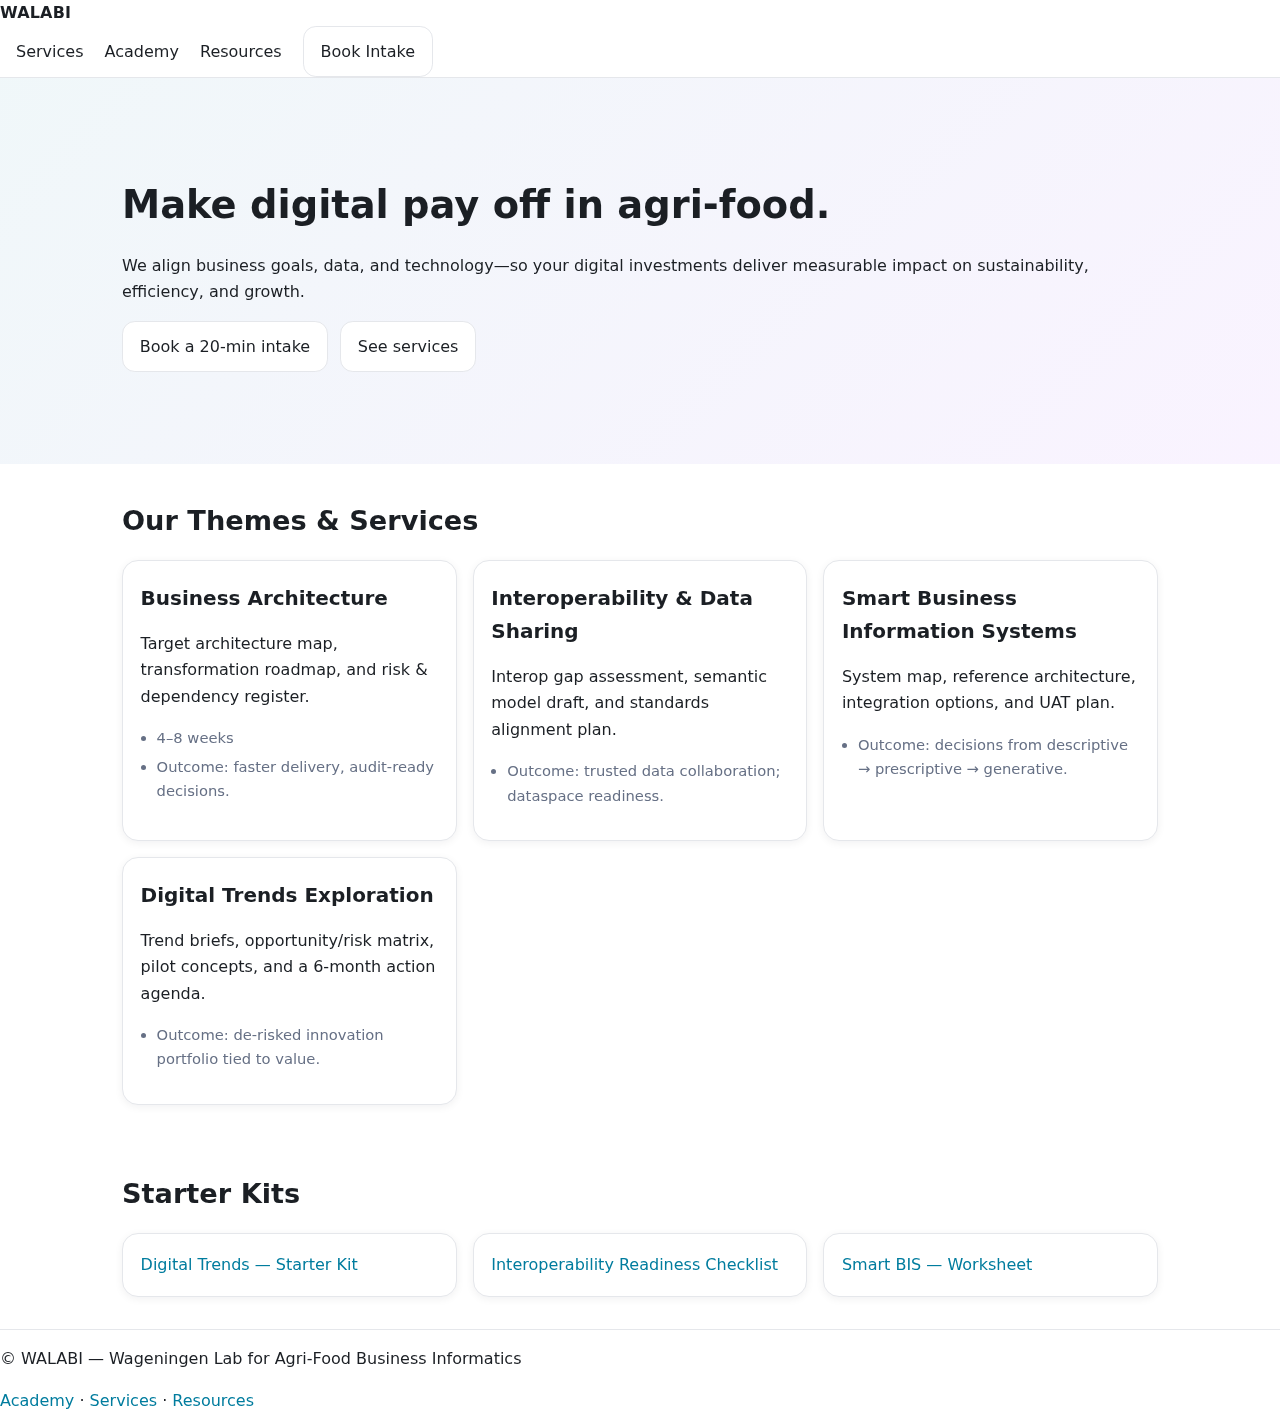
<file: index.html>
<!doctype html>
<html lang="en">
<head>
  <meta charset="utf-8">
  <title>WALABI | Agri-Food Digital Transformation & Interoperability</title>
  <meta name="viewport" content="width=device-width, initial-scale=1">
  <meta name="description" content="WALABI helps agri-food organizations align business goals, data, and technology—through business architecture, interoperability, smart information systems, and digital trends exploration.">
  <link rel="stylesheet" href="assets/styles.css?v=1">
  <link rel="icon" href="assets/images/favicon.ico">
  <!-- Open Graph (optional image path) -->
  <meta property="og:title" content="WALABI | Agri-Food Digital Transformation">
  <meta property="og:description" content="Make digital pay off in agri-food.">
  <meta property="og:type" content="website">
  <meta property="og:url" content="https://arnabgupta1979.github.io/testWALABI/">
  <meta property="og:image" content="assets/images/og-image.jpg">
  <!-- JSON-LD: Organization + Website -->
  <script type="application/ld+json">
  {
    "@context":"https://schema.org",
    "@type":"Organization",
    "name":"WALABI — Wageningen Lab for Agri-Food Business Informatics",
    "url":"https://arnabgupta1979.github.io/testWALABI/",
    "logo":"assets/images/logo.png",
    "sameAs":["https://www.wur.nl/"]
  }
  </script>
  <script type="application/ld+json">
  {
    "@context":"https://schema.org",
    "@type":"WebSite",
    "url":"https://arnabgupta1979.github.io/testWALABI/",
    "potentialAction":{
      "@type":"SearchAction",
      "target":"https://arnabgupta1979.github.io/testWALABI/?q={search_term_string}",
      "query-input":"required name=search_term_string"
    }
  }
  </script>
</head>
<body>
  <header class="site-header">
    <a class="brand" href="./">WALABI</a>
    <nav class="nav">
      <a href="#services">Services</a>
      <a href="academy.html">Academy</a>
      <a href="#resources">Resources</a>
      <a class="btn" href="#">Book Intake</a>
    </nav>
  </header>

  <main>
    <section class="hero">
      <div class="container">
        <h1>Make digital pay off in agri-food.</h1>
        <p>We align business goals, data, and technology—so your digital investments deliver measurable impact on sustainability, efficiency, and growth.</p>
        <div class="cta-row">
          <a class="btn primary" href="#">Book a 20-min intake</a>
          <a class="btn ghost" href="#services">See services</a>
        </div>
      </div>
    </section>

    <section id="services" class="container">
      <h2>Our Themes & Services</h2>
      <div class="cards">
        <article class="card">
          <h3>Business Architecture</h3>
          <p>Target architecture map, transformation roadmap, and risk &amp; dependency register.</p>
          <ul class="meta"><li>4–8 weeks</li><li>Outcome: faster delivery, audit-ready decisions.</li></ul>
        </article>
        <article class="card">
          <h3>Interoperability &amp; Data Sharing</h3>
          <p>Interop gap assessment, semantic model draft, and standards alignment plan.</p>
          <ul class="meta"><li>Outcome: trusted data collaboration; dataspace readiness.</li></ul>
        </article>
        <article class="card">
          <h3>Smart Business Information Systems</h3>
          <p>System map, reference architecture, integration options, and UAT plan.</p>
          <ul class="meta"><li>Outcome: decisions from descriptive → prescriptive → generative.</li></ul>
        </article>
        <article class="card">
          <h3>Digital Trends Exploration</h3>
          <p>Trend briefs, opportunity/risk matrix, pilot concepts, and a 6-month action agenda.</p>
          <ul class="meta"><li>Outcome: de-risked innovation portfolio tied to value.</li></ul>
        </article>
      </div>
    </section>

    <section id="resources" class="container">
      <h2>Starter Kits</h2>
      <div class="cards">
        <a class="card link" href="#" aria-label="Download Digital Trends Starter Kit">Digital Trends — Starter Kit</a>
        <a class="card link" href="#" aria-label="Download Interoperability Readiness Checklist">Interoperability Readiness Checklist</a>
        <a class="card link" href="#" aria-label="Download Smart BIS Worksheet">Smart BIS — Worksheet</a>
      </div>
    </section>
  </main>

  <footer class="site-footer">
    <p>© WALABI — Wageningen Lab for Agri-Food Business Informatics</p>
    <nav><a href="academy.html">Academy</a> · <a href="#services">Services</a> · <a href="#resources">Resources</a></nav>
  </footer>
</body>
</html>
</file>
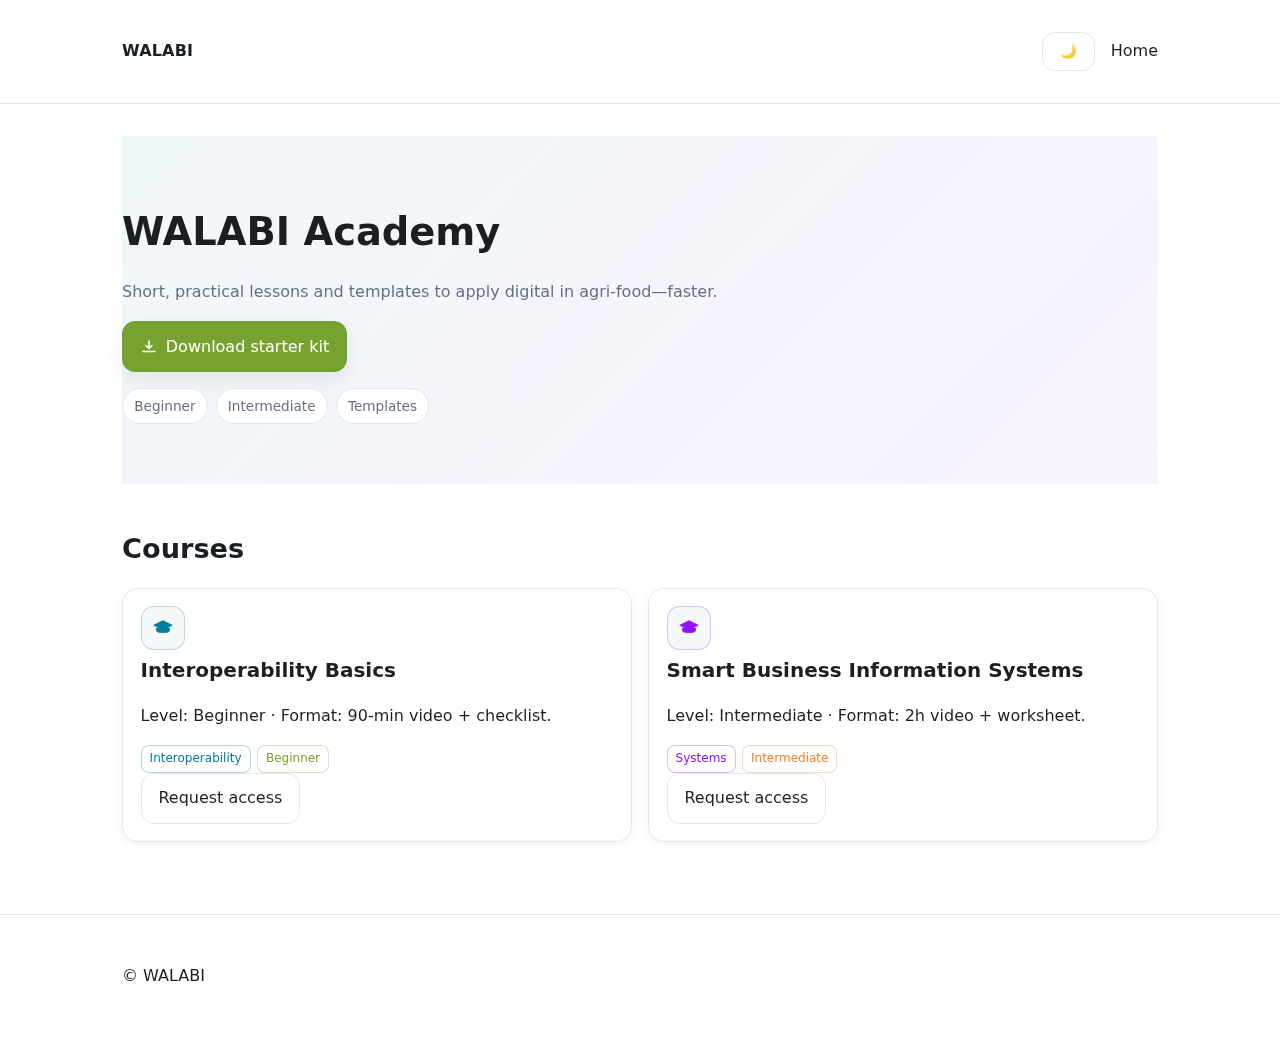
<file: academy.html>
<!doctype html>
<html lang="en">
<head>
  <meta charset="utf-8">
  <title>WALABI Academy | Skills for Agri-Food Digital Transformation that Delivers</title>
  <meta name="viewport" content="width=device-width, initial-scale=1">
  <meta name="description" content="Short, practical lessons and templates to help teams deliver results in agri-food digital transformation.">
  <link rel="stylesheet" href="assets/styles.css?v=2">
</head>
<body class="accent-green">

  <!-- minimal icons reused -->
  <svg aria-hidden="true" width="0" height="0" style="position:absolute">
    <symbol id="ic-cap" viewBox="0 0 24 24">
      <path d="M2 9l10-5 10 5-10 5-10-5z"/><path d="M5 12v3c0 2 7 2 7 2s7 0 7-2v-3" />
    </symbol>
    <symbol id="ic-download" viewBox="0 0 24 24">
      <path d="M12 4v10M8 10l4 4 4-4M4 18h16" fill="none" stroke="currentColor" stroke-width="2" stroke-linecap="round"/>
    </symbol>
  </svg>

  <header class="site-header">
    <div class="container header-inner">
      <a class="brand" href="./">WALABI</a>
      <nav class="nav"><button id="themeToggle" class="btn btn-ghost" type="button" aria-pressed="false" aria-label="Toggle dark mode">🌙</button><a href="index.html">Home</a></nav>
    </div>
  </header>

  <main class="container">
    <section class="hero hero-small">
      <h1>WALABI Academy</h1>
      <p class="lead">Short, practical lessons and templates to apply digital in agri-food—faster.</p>
      <div class="cta-row">
        <a class="btn btn-primary" href="#"><svg class="icon inline"><use href="#ic-download"/></svg> Download starter kit</a>
      </div>
      <ul class="chips">
        <li class="chip">Beginner</li>
        <li class="chip">Intermediate</li>
        <li class="chip">Templates</li>
      </ul>
    </section>

    <section class="section">
      <h2>Courses</h2>
      <div class="cards">
        <article class="card">
          <div class="icon-wrap blue"><svg class="icon"><use href="#ic-cap"/></svg></div>
          <h3>Interoperability Basics</h3>
          <p>Level: Beginner · Format: 90-min video + checklist.</p>
          <div class="badges">
            <span class="badge blue">Interoperability</span>
            <span class="badge green">Beginner</span>
          </div>
          <a class="btn btn-ghost" href="#">Request access</a>
        </article>

        <article class="card">
          <div class="icon-wrap purple"><svg class="icon"><use href="#ic-cap"/></svg></div>
          <h3>Smart Business Information Systems</h3>
          <p>Level: Intermediate · Format: 2h video + worksheet.</p>
          <div class="badges">
            <span class="badge purple">Systems</span>
            <span class="badge orange">Intermediate</span>
          </div>
          <a class="btn btn-ghost" href="#">Request access</a>
        </article>
      </div>
    </section>
  </main>

  <footer class="site-footer">
    <div class="container footer-inner"><p>© WALABI</p></div>
  </footer>
  <script>
    (function(){
      var storageKey = 'theme'; var btn = null;
      function prefersDark(){ return window.matchMedia && window.matchMedia('(prefers-color-scheme: dark)').matches; }
      function getSaved(){ return localStorage.getItem(storageKey); }
      function clearThemes(){ document.body.classList.remove('theme-dark','theme-light'); }
      function applyTheme(mode){
        clearThemes();
        var isDark = mode === 'dark' || (mode === null && prefersDark());
        document.body.classList.add(isDark ? 'theme-dark' : 'theme-light');
        if(btn){ btn.setAttribute('aria-pressed', String(isDark)); btn.textContent = isDark ? '☀️' : '🌙'; btn.title = isDark ? 'Switch to light mode' : 'Switch to dark mode'; }
      }
      function toggle(){ var isDark = document.body.classList.contains('theme-dark'); var next = isDark ? 'light' : 'dark'; localStorage.setItem(storageKey, next); applyTheme(next); }
      document.addEventListener('DOMContentLoaded', function(){ btn = document.getElementById('themeToggle'); if(btn){ btn.addEventListener('click', toggle); } applyTheme(getSaved()); });
      try{ var mq = window.matchMedia && window.matchMedia('(prefers-color-scheme: dark)'); if(mq){ if(mq.addEventListener){ mq.addEventListener('change', function(){ if(!getSaved()){ applyTheme(null); } }); } else if(mq.addListener){ mq.addListener(function(){ if(!getSaved()){ applyTheme(null); } }); } } }catch(e){}
    })();
  </script>
</body>
</html>
</file>
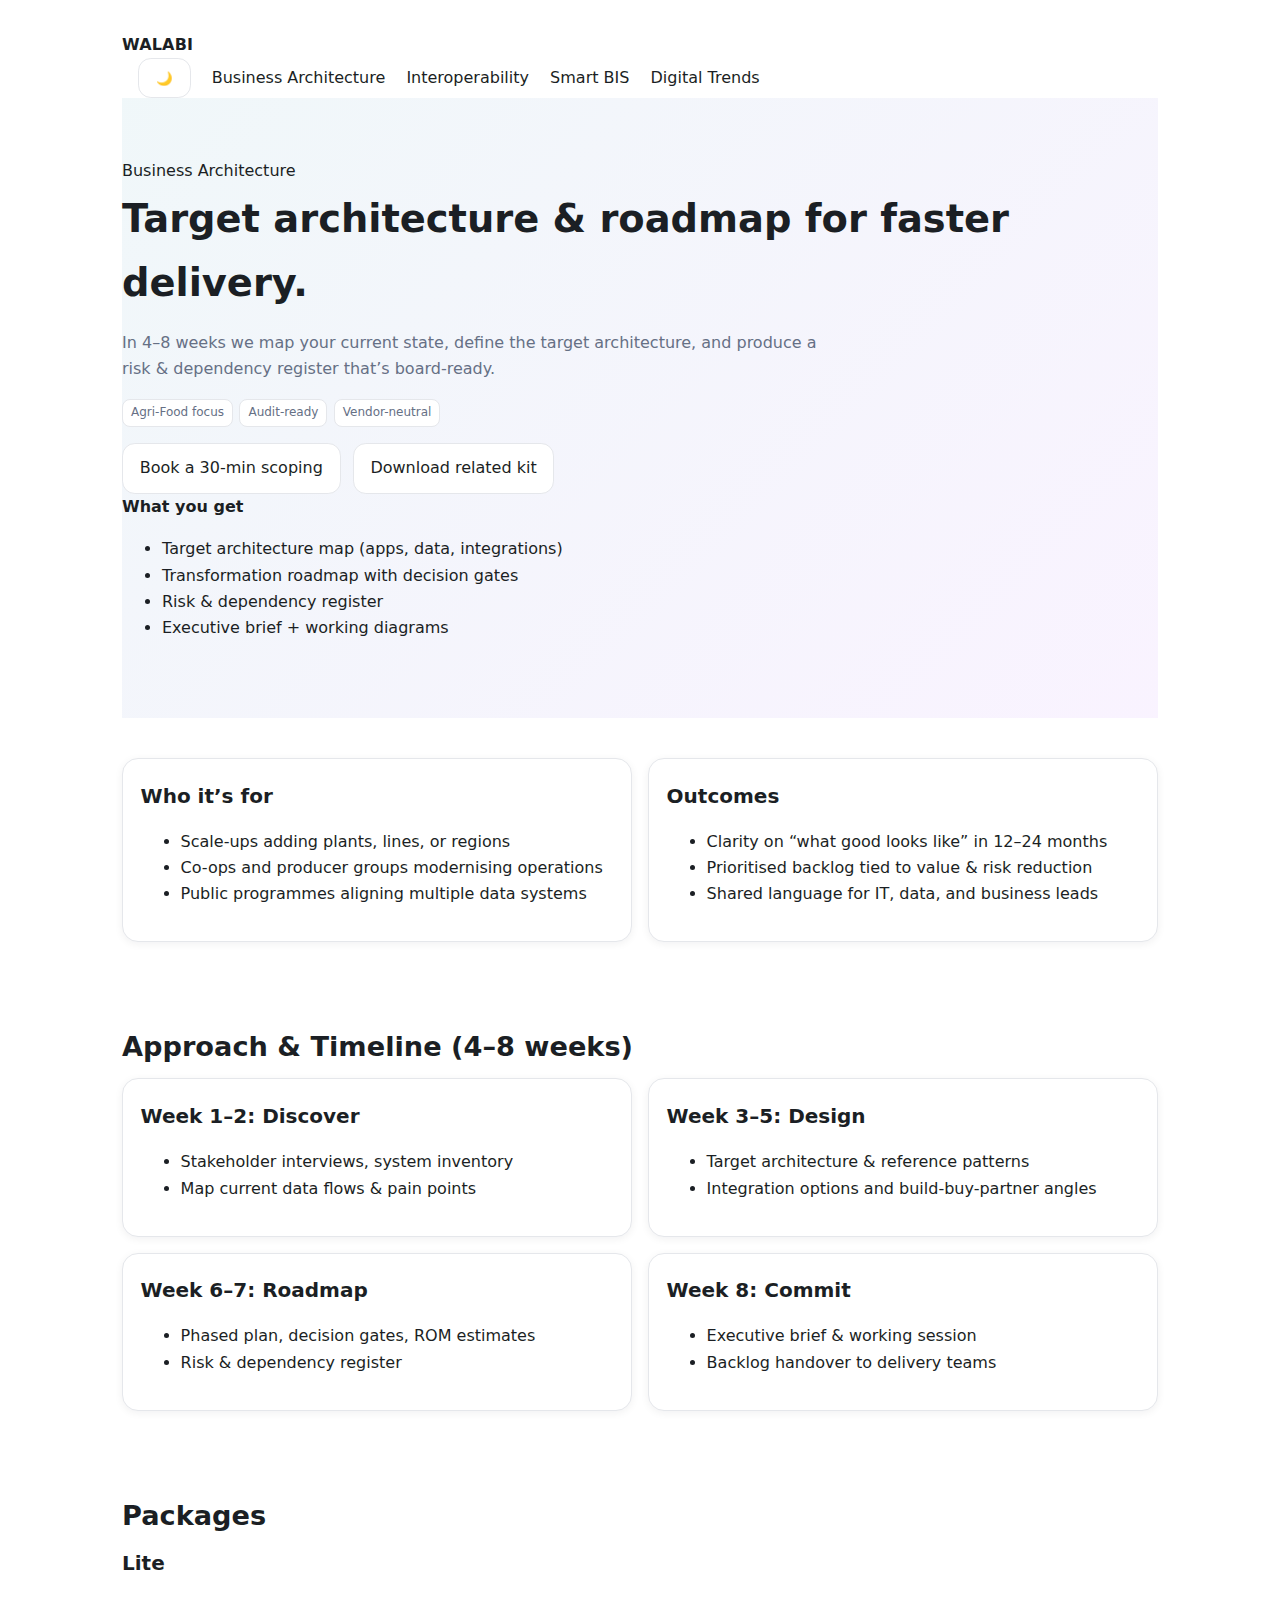
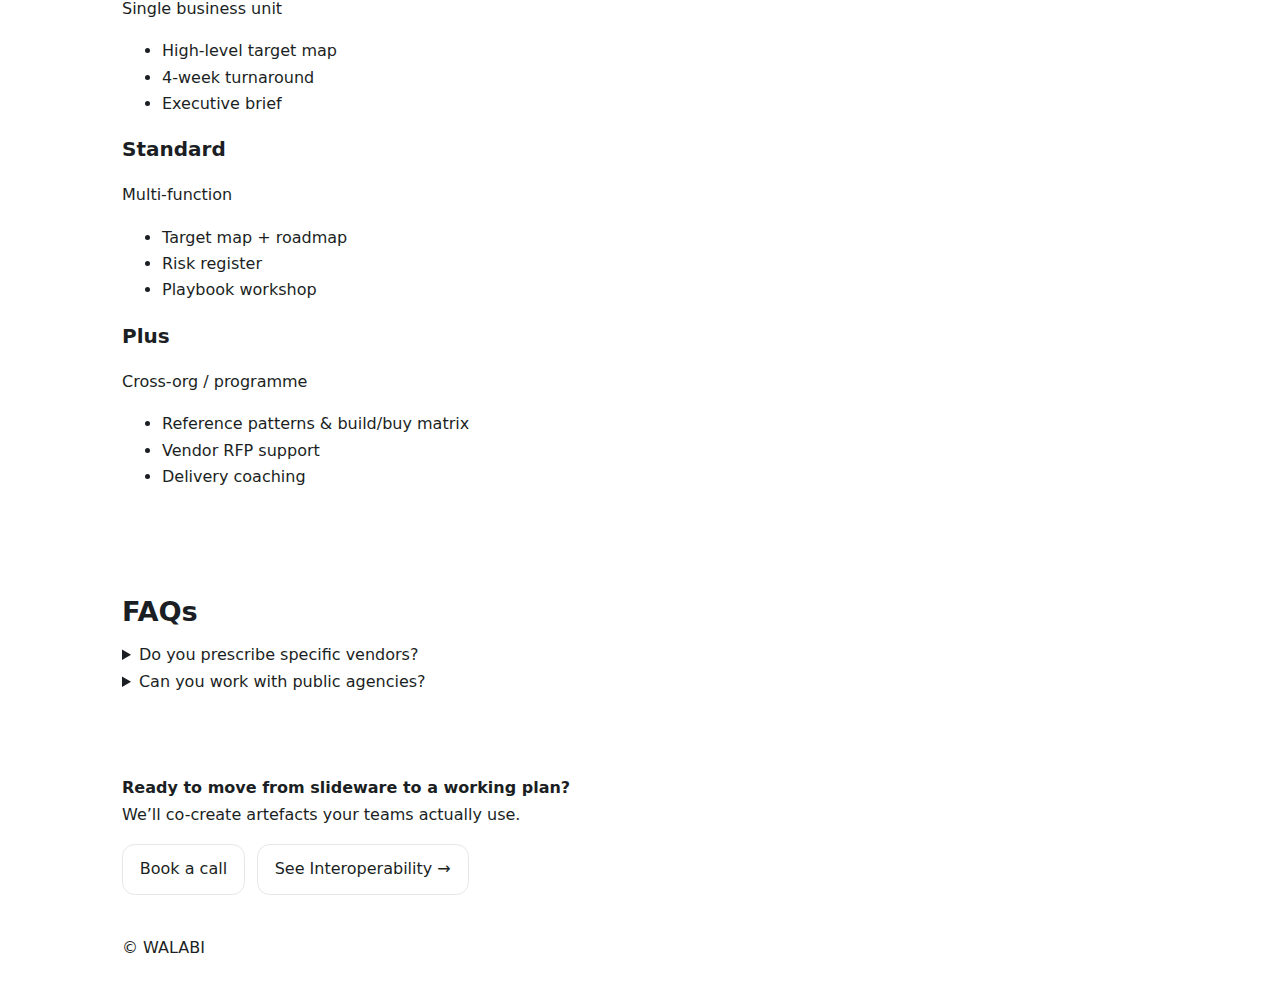
<file: services/business-architecture.html>
<!doctype html>
<html lang="en">
<head>
  <meta charset="utf-8"/>
  <title>Business Architecture for Agri-Food | WALABI</title>
  <meta name="description" content="Target architecture, roadmap, and risk & dependency register in 4–8 weeks—purpose-built for agri-food digital transformation."/>
  <meta name="viewport" content="width=device-width, initial-scale=1"/>
  <link rel="stylesheet" href="../assets/styles.css?v=2">
  <script type="application/ld+json">
  {
    "@context":"https://schema.org",
    "@type":"Service",
    "name":"Business Architecture",
    "provider":{"@type":"Organization","name":"WALABI"},
    "serviceType":"Architecture & Roadmapping",
    "areaServed":"EU, Africa, Global"
  }
  </script>
</head>
<body class="theme-green">
  <div class="container">
    <header class="header">
      <div class="brand">WALABI</div>
      <nav class="nav">
        <button id="themeToggle" class="btn" type="button" aria-pressed="false" aria-label="Toggle dark mode">🌙</button>
        <a href="business-architecture.html">Business Architecture</a>
        <a href="interoperability-data-sharing.html">Interoperability</a>
        <a href="smart-business-information-systems.html">Smart BIS</a>
        <a href="digital-trends-exploration.html">Digital Trends</a>
      </nav>
    </header>

    <section class="hero">
      <div class="hero-card">
        <div class="kicker accent">Business Architecture</div>
        <h1>Target architecture & roadmap for <span class="accent">faster delivery</span>.</h1>
        <p class="lead">In 4–8 weeks we map your current state, define the target architecture, and produce a risk & dependency register that’s board-ready.</p>
        <div class="badges">
          <span class="badge">Agri-Food focus</span>
          <span class="badge">Audit-ready</span>
          <span class="badge">Vendor-neutral</span>
        </div>
        <div class="cta-row">
          <a class="btn primary" href="https://cal.com/yourname/intro">Book a 30-min scoping</a>
          <a class="btn ghost" href="/assets/kits/Smart_BIS_Worksheet_Kit.zip">Download related kit</a>
        </div>
      </div>
      <div class="hero-card">
        <strong>What you get</strong>
        <ul class="list">
          <li>Target architecture map (apps, data, integrations)</li>
          <li>Transformation roadmap with decision gates</li>
          <li>Risk & dependency register</li>
          <li>Executive brief + working diagrams</li>
        </ul>
      </div>
    </section>

    <section class="section grid-2">
      <div class="card">
        <h3>Who it’s for</h3>
        <ul class="list">
          <li>Scale-ups adding plants, lines, or regions</li>
          <li>Co-ops and producer groups modernising operations</li>
          <li>Public programmes aligning multiple data systems</li>
        </ul>
      </div>
      <div class="card">
        <h3>Outcomes</h3>
        <ul class="list">
          <li>Clarity on “what good looks like” in 12–24 months</li>
          <li>Prioritised backlog tied to value & risk reduction</li>
          <li>Shared language for IT, data, and business leads</li>
        </ul>
      </div>
    </section>

    <section class="section">
      <div class="hgroup"><h2>Approach & Timeline (4–8 weeks)</h2></div>
      <div class="grid-2">
        <div class="card">
          <h3>Week 1–2: Discover</h3>
          <ul class="list">
            <li>Stakeholder interviews, system inventory</li>
            <li>Map current data flows & pain points</li>
          </ul>
        </div>
        <div class="card">
          <h3>Week 3–5: Design</h3>
          <ul class="list">
            <li>Target architecture & reference patterns</li>
            <li>Integration options and build-buy-partner angles</li>
          </ul>
        </div>
        <div class="card">
          <h3>Week 6–7: Roadmap</h3>
          <ul class="list">
            <li>Phased plan, decision gates, ROM estimates</li>
            <li>Risk & dependency register</li>
          </ul>
        </div>
        <div class="card">
          <h3>Week 8: Commit</h3>
          <ul class="list">
            <li>Executive brief & working session</li>
            <li>Backlog handover to delivery teams</li>
          </ul>
        </div>
      </div>
    </section>

    <section class="section">
      <div class="hgroup"><h2>Packages</h2></div>
      <div class="packages">
        <div class="package">
          <h3>Lite</h3><p class="price">Single business unit</p>
          <ul>
            <li>High-level target map</li><li>4-week turnaround</li><li>Executive brief</li>
          </ul>
        </div>
        <div class="package">
          <h3>Standard</h3><p class="price">Multi-function</p>
          <ul>
            <li>Target map + roadmap</li><li>Risk register</li><li>Playbook workshop</li>
          </ul>
        </div>
        <div class="package">
          <h3>Plus</h3><p class="price">Cross-org / programme</p>
          <ul>
            <li>Reference patterns & build/buy matrix</li><li>Vendor RFP support</li><li>Delivery coaching</li>
          </ul>
        </div>
      </div>
    </section>

    <section class="section faq">
      <h2>FAQs</h2>
      <details><summary>Do you prescribe specific vendors?</summary><p>No—vendor-neutral by design. We map options and trade-offs.</p></details>
      <details><summary>Can you work with public agencies?</summary><p>Yes—experience across EU programmes and African initiatives.</p></details>
    </section>

    <section class="section cta-banner">
      <div>
        <strong>Ready to move from slideware to a working plan?</strong><br/>
        <span class="small">We’ll co-create artefacts your teams actually use.</span>
      </div>
      <div class="cta-row">
        <a class="btn primary" href="https://cal.com/yourname/intro">Book a call</a>
        <a class="btn" href="/services/interoperability-data-sharing.html">See Interoperability →</a>
      </div>
    </section>

    <footer class="footer">© WALABI</footer>
  </div>
  <script>
    (function(){
      var storageKey = 'theme'; var btn = null;
      function prefersDark(){ return window.matchMedia && window.matchMedia('(prefers-color-scheme: dark)').matches; }
      function getSaved(){ return localStorage.getItem(storageKey); }
      function clearThemes(){ document.body.classList.remove('theme-dark','theme-light'); }
      function applyTheme(mode){
        clearThemes();
        var isDark = mode === 'dark' || (mode === null && prefersDark());
        document.body.classList.add(isDark ? 'theme-dark' : 'theme-light');
        if(btn){ btn.setAttribute('aria-pressed', String(isDark)); btn.textContent = isDark ? '☀️' : '🌙'; btn.title = isDark ? 'Switch to light mode' : 'Switch to dark mode'; }
      }
      function toggle(){ var isDark = document.body.classList.contains('theme-dark'); var next = isDark ? 'light' : 'dark'; localStorage.setItem(storageKey, next); applyTheme(next); }
      document.addEventListener('DOMContentLoaded', function(){ btn = document.getElementById('themeToggle'); if(btn){ btn.addEventListener('click', toggle); } applyTheme(getSaved()); });
      try{ var mq = window.matchMedia && window.matchMedia('(prefers-color-scheme: dark)'); if(mq){ if(mq.addEventListener){ mq.addEventListener('change', function(){ if(!getSaved()){ applyTheme(null); } }); } else if(mq.addListener){ mq.addListener(function(){ if(!getSaved()){ applyTheme(null); } }); } } }catch(e){}
    })();
  </script>
</body>
</html>
</file>
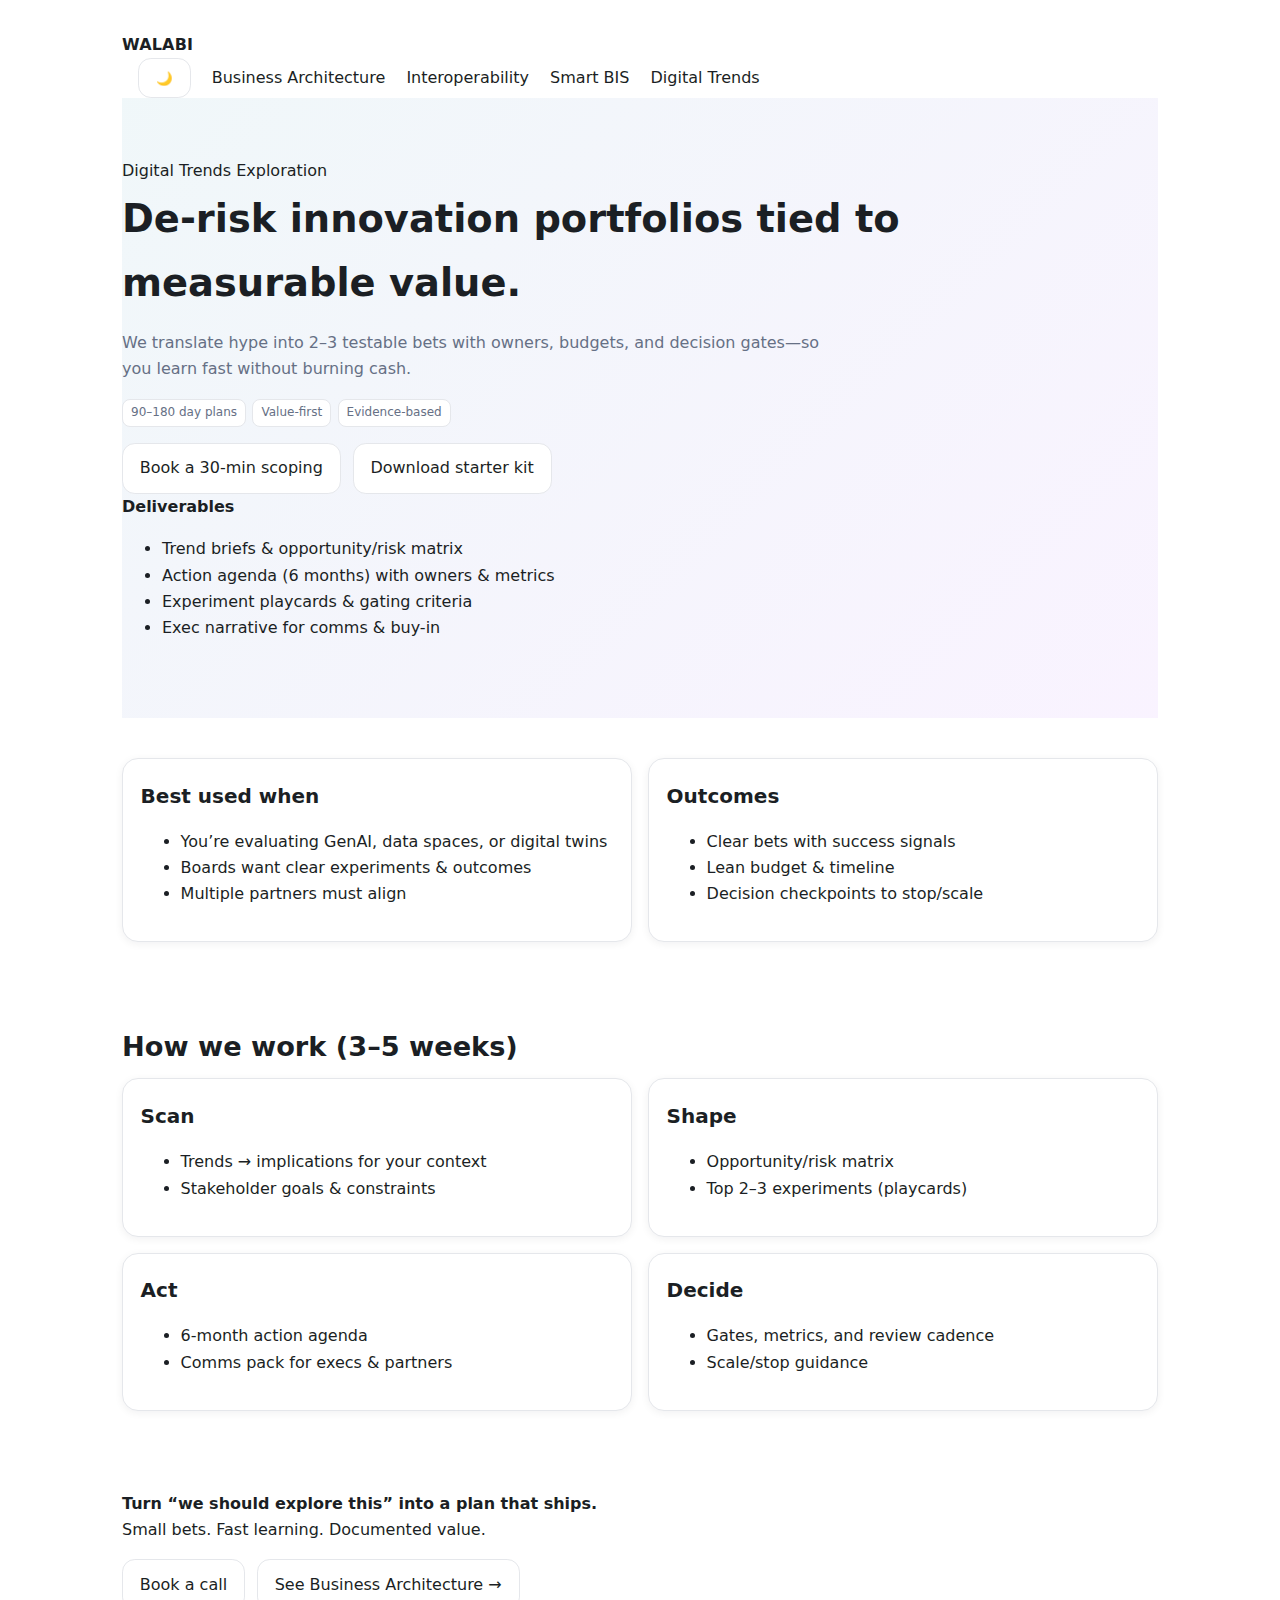
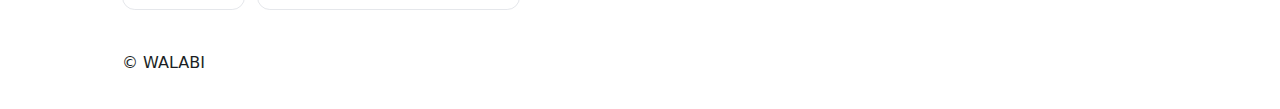
<file: services/digital-trends-exploration.html>
<!doctype html>
<html lang="en">
<head>
  <meta charset="utf-8"/>
  <title>Digital Trends Exploration | WALABI</title>
  <meta name="description" content="Turn trend briefs into a 6-month action agenda with 2–3 testable bets, owners, and decision gates—de-risked innovation tied to value."/>
  <meta name="viewport" content="width=device-width, initial-scale=1"/>
  <link rel="stylesheet" href="../assets/styles.css?v=2">
  <script type="application/ld+json">
  {"@context":"https://schema.org","@type":"Service","name":"Digital Trends Exploration","provider":{"@type":"Organization","name":"WALABI"},"serviceType":"Innovation Strategy"}
  </script>
</head>
<body class="theme-orange">
  <div class="container">
    <header class="header">
      <div class="brand">WALABI</div>
      <nav class="nav">
        <button id="themeToggle" class="btn" type="button" aria-pressed="false" aria-label="Toggle dark mode">🌙</button>
        <a href="business-architecture.html">Business Architecture</a>
        <a href="interoperability-data-sharing.html">Interoperability</a>
        <a href="smart-business-information-systems.html">Smart BIS</a>
        <a href="digital-trends-exploration.html">Digital Trends</a>
      </nav>
    </header>

    <section class="hero">
      <div class="hero-card">
        <div class="kicker accent">Digital Trends Exploration</div>
        <h1>De-risk innovation portfolios tied to <span class="accent">measurable value</span>.</h1>
        <p class="lead">We translate hype into 2–3 testable bets with owners, budgets, and decision gates—so you learn fast without burning cash.</p>
        <div class="badges">
          <span class="badge">90–180 day plans</span><span class="badge">Value-first</span><span class="badge">Evidence-based</span>
        </div>
        <div class="cta-row">
          <a class="btn primary" href="https://cal.com/yourname/intro">Book a 30-min scoping</a>
          <a class="btn ghost" href="/assets/kits/Digital_Trends_Starter_Kit.zip">Download starter kit</a>
        </div>
      </div>
      <div class="hero-card">
        <strong>Deliverables</strong>
        <ul class="list">
          <li>Trend briefs & opportunity/risk matrix</li>
          <li>Action agenda (6 months) with owners & metrics</li>
          <li>Experiment playcards & gating criteria</li>
          <li>Exec narrative for comms & buy-in</li>
        </ul>
      </div>
    </section>

    <section class="section grid-2">
      <div class="card">
        <h3>Best used when</h3>
        <ul class="list"><li>You’re evaluating GenAI, data spaces, or digital twins</li><li>Boards want clear experiments & outcomes</li><li>Multiple partners must align</li></ul>
      </div>
      <div class="card">
        <h3>Outcomes</h3>
        <ul class="list"><li>Clear bets with success signals</li><li>Lean budget & timeline</li><li>Decision checkpoints to stop/scale</li></ul>
      </div>
    </section>

    <section class="section">
      <h2>How we work (3–5 weeks)</h2>
      <div class="grid-2">
        <div class="card"><h3>Scan</h3><ul class="list"><li>Trends → implications for your context</li><li>Stakeholder goals & constraints</li></ul></div>
        <div class="card"><h3>Shape</h3><ul class="list"><li>Opportunity/risk matrix</li><li>Top 2–3 experiments (playcards)</li></ul></div>
        <div class="card"><h3>Act</h3><ul class="list"><li>6-month action agenda</li><li>Comms pack for execs & partners</li></ul></div>
        <div class="card"><h3>Decide</h3><ul class="list"><li>Gates, metrics, and review cadence</li><li>Scale/stop guidance</li></ul></div>
      </div>
    </section>

    <section class="section cta-banner">
      <div>
        <strong>Turn “we should explore this” into a plan that ships.</strong><br/>
        <span class="small">Small bets. Fast learning. Documented value.</span>
      </div>
      <div class="cta-row">
        <a class="btn primary" href="https://cal.com/yourname/intro">Book a call</a>
        <a class="btn" href="/services/business-architecture.html">See Business Architecture →</a>
      </div>
    </section>

    <footer class="footer">© WALABI</footer>
  </div>
  <script>
    (function(){
      var storageKey = 'theme'; var btn = null;
      function prefersDark(){ return window.matchMedia && window.matchMedia('(prefers-color-scheme: dark)').matches; }
      function getSaved(){ return localStorage.getItem(storageKey); }
      function clearThemes(){ document.body.classList.remove('theme-dark','theme-light'); }
      function applyTheme(mode){
        clearThemes();
        var isDark = mode === 'dark' || (mode === null && prefersDark());
        document.body.classList.add(isDark ? 'theme-dark' : 'theme-light');
        if(btn){ btn.setAttribute('aria-pressed', String(isDark)); btn.textContent = isDark ? '☀️' : '🌙'; btn.title = isDark ? 'Switch to light mode' : 'Switch to dark mode'; }
      }
      function toggle(){ var isDark = document.body.classList.contains('theme-dark'); var next = isDark ? 'light' : 'dark'; localStorage.setItem(storageKey, next); applyTheme(next); }
      document.addEventListener('DOMContentLoaded', function(){ btn = document.getElementById('themeToggle'); if(btn){ btn.addEventListener('click', toggle); } applyTheme(getSaved()); });
      try{ var mq = window.matchMedia && window.matchMedia('(prefers-color-scheme: dark)'); if(mq){ if(mq.addEventListener){ mq.addEventListener('change', function(){ if(!getSaved()){ applyTheme(null); } }); } else if(mq.addListener){ mq.addListener(function(){ if(!getSaved()){ applyTheme(null); } }); } } }catch(e){}
    })();
  </script>
</body>
</html>
</file>
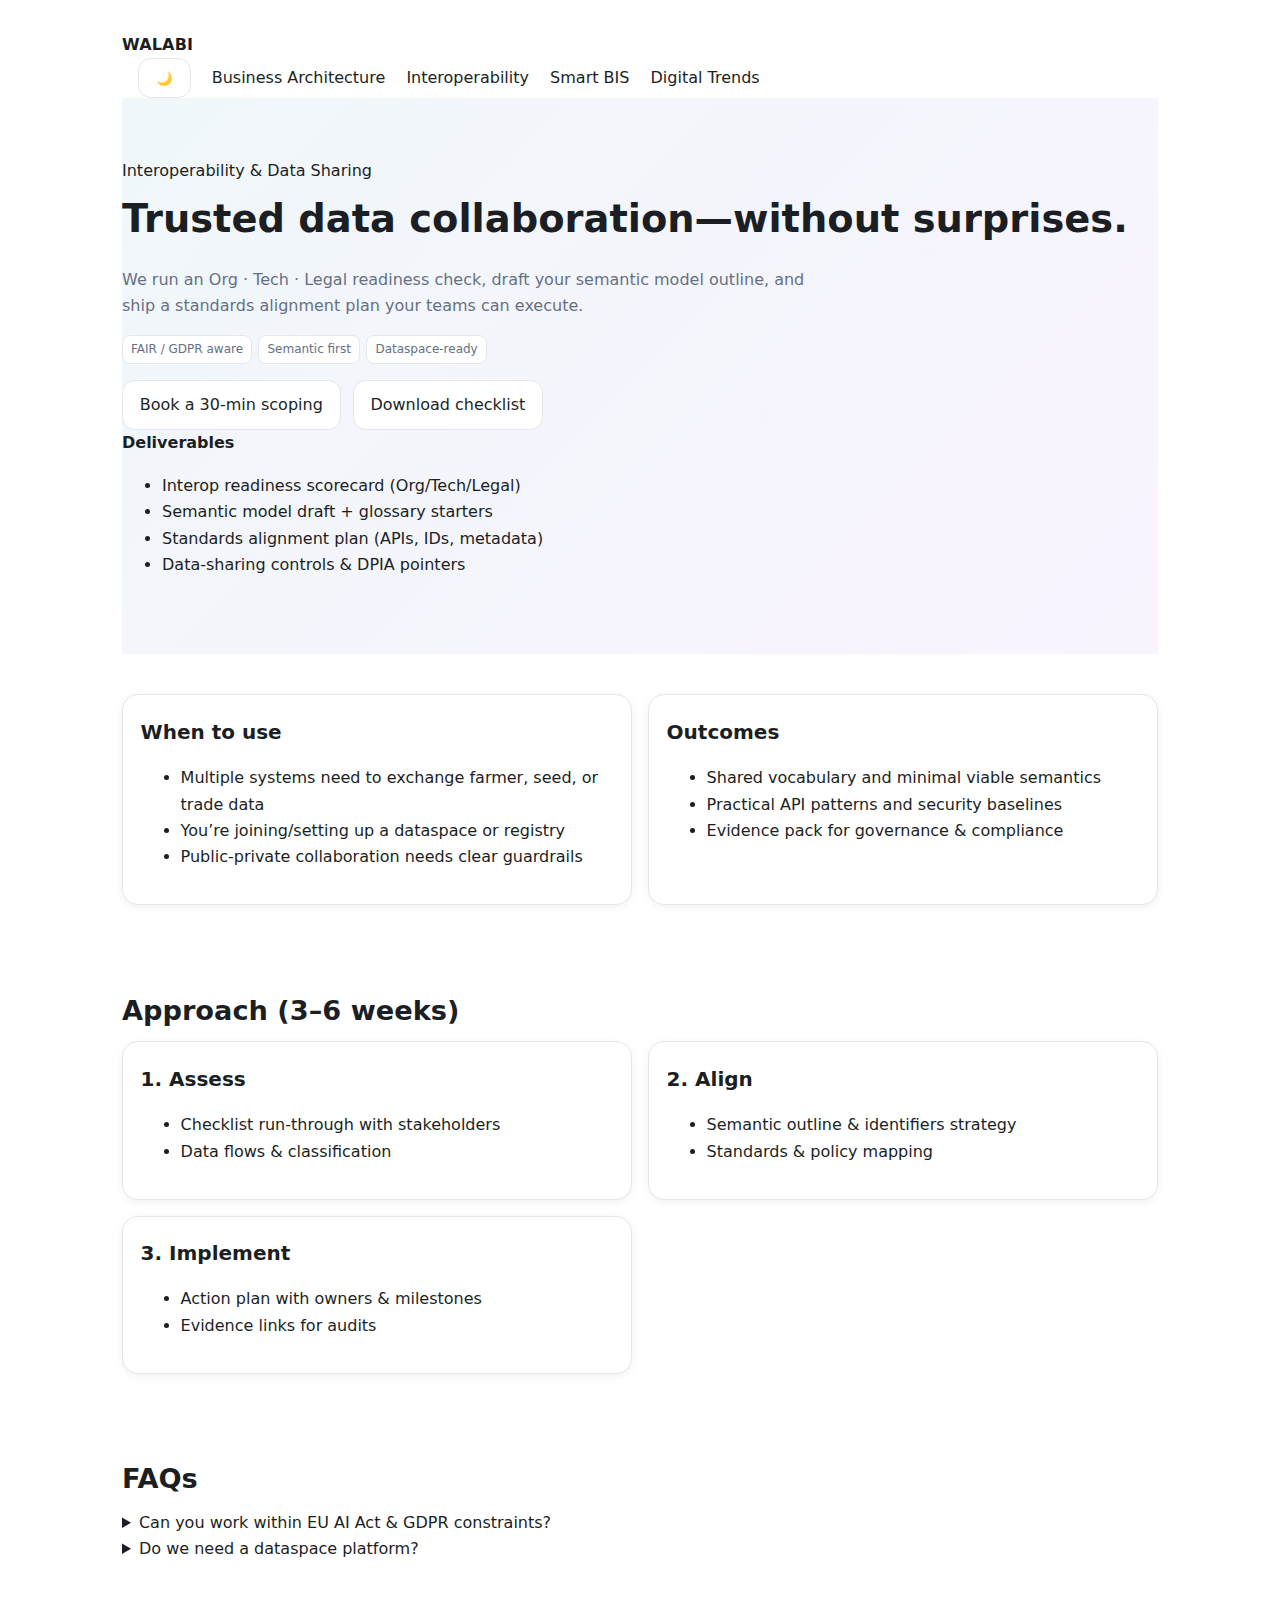
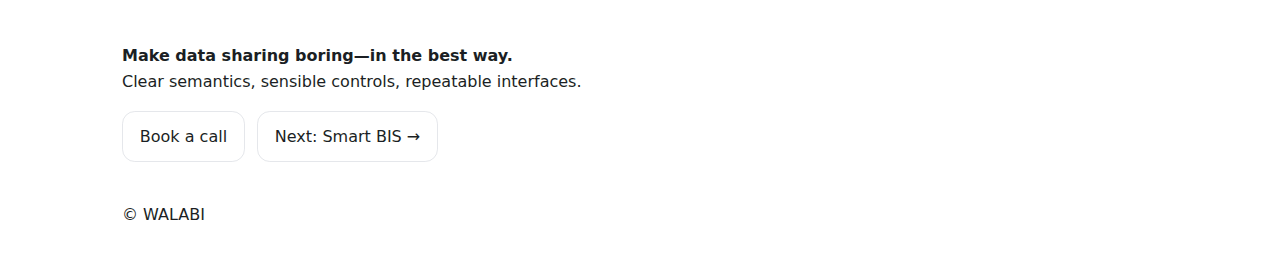
<file: services/interoperability-data-sharing.html>
<!doctype html>
<html lang="en">
<head>
  <meta charset="utf-8"/>
  <title>Interoperability & Data Sharing | WALABI</title>
  <meta name="description" content="Org-Tech-Legal assessment, semantic model outline, and standards alignment plan so teams can share data with confidence."/>
  <meta name="viewport" content="width=device-width, initial-scale=1"/>
  <link rel="stylesheet" href="../assets/styles.css?v=2">
  <script type="application/ld+json">
  {"@context":"https://schema.org","@type":"Service","name":"Interoperability & Data Sharing","provider":{"@type":"Organization","name":"WALABI"},"serviceType":"Interoperability Assessment"}
  </script>
</head>
<body class="theme-blue">
  <div class="container">
    <header class="header">
      <div class="brand">WALABI</div>
      <nav class="nav">
        <button id="themeToggle" class="btn" type="button" aria-pressed="false" aria-label="Toggle dark mode">🌙</button>
        <a href="business-architecture.html">Business Architecture</a>
        <a href="interoperability-data-sharing.html">Interoperability</a>
        <a href="smart-business-information-systems.html">Smart BIS</a>
        <a href="digital-trends-exploration.html">Digital Trends</a>
      </nav>
    </header>

    <section class="hero">
      <div class="hero-card">
        <div class="kicker accent">Interoperability & Data Sharing</div>
        <h1>Trusted data collaboration—without surprises.</h1>
        <p class="lead">We run an Org · Tech · Legal readiness check, draft your semantic model outline, and ship a standards alignment plan your teams can execute.</p>
        <div class="badges">
          <span class="badge">FAIR / GDPR aware</span>
          <span class="badge">Semantic first</span>
          <span class="badge">Dataspace-ready</span>
        </div>
        <div class="cta-row">
          <a class="btn primary" href="https://cal.com/yourname/intro">Book a 30-min scoping</a>
          <a class="btn ghost" href="/assets/kits/Interoperability_Readiness_Kit.zip">Download checklist</a>
        </div>
      </div>
      <div class="hero-card">
        <strong>Deliverables</strong>
        <ul class="list">
          <li>Interop readiness scorecard (Org/Tech/Legal)</li>
          <li>Semantic model draft + glossary starters</li>
          <li>Standards alignment plan (APIs, IDs, metadata)</li>
          <li>Data-sharing controls & DPIA pointers</li>
        </ul>
      </div>
    </section>

    <section class="section grid-2">
      <div class="card">
        <h3>When to use</h3>
        <ul class="list">
          <li>Multiple systems need to exchange farmer, seed, or trade data</li>
          <li>You’re joining/setting up a dataspace or registry</li>
          <li>Public-private collaboration needs clear guardrails</li>
        </ul>
      </div>
      <div class="card">
        <h3>Outcomes</h3>
        <ul class="list">
          <li>Shared vocabulary and minimal viable semantics</li>
          <li>Practical API patterns and security baselines</li>
          <li>Evidence pack for governance & compliance</li>
        </ul>
      </div>
    </section>

    <section class="section">
      <h2>Approach (3–6 weeks)</h2>
      <div class="grid-2">
        <div class="card">
          <h3>1. Assess</h3>
          <ul class="list"><li>Checklist run-through with stakeholders</li><li>Data flows & classification</li></ul>
        </div>
        <div class="card">
          <h3>2. Align</h3>
          <ul class="list"><li>Semantic outline & identifiers strategy</li><li>Standards & policy mapping</li></ul>
        </div>
        <div class="card">
          <h3>3. Implement</h3>
          <ul class="list"><li>Action plan with owners & milestones</li><li>Evidence links for audits</li></ul>
        </div>
      </div>
    </section>

    <section class="section faq">
      <h2>FAQs</h2>
      <details><summary>Can you work within EU AI Act & GDPR constraints?</summary><p>Yes. We design with compliance and audit trails in mind.</p></details>
      <details><summary>Do we need a dataspace platform?</summary><p>No. We start platform-agnostic; patterns apply either way.</p></details>
    </section>

    <section class="section cta-banner">
      <div>
        <strong>Make data sharing boring—in the best way.</strong><br/>
        <span class="small">Clear semantics, sensible controls, repeatable interfaces.</span>
      </div>
      <div class="cta-row">
        <a class="btn primary" href="https://cal.com/yourname/intro">Book a call</a>
        <a class="btn" href="/services/smart-business-information-systems.html">Next: Smart BIS →</a>
      </div>
    </section>

    <footer class="footer">© WALABI</footer>
  </div>
  <script>
    (function(){
      var storageKey = 'theme'; var btn = null;
      function prefersDark(){ return window.matchMedia && window.matchMedia('(prefers-color-scheme: dark)').matches; }
      function getSaved(){ return localStorage.getItem(storageKey); }
      function clearThemes(){ document.body.classList.remove('theme-dark','theme-light'); }
      function applyTheme(mode){
        clearThemes();
        var isDark = mode === 'dark' || (mode === null && prefersDark());
        document.body.classList.add(isDark ? 'theme-dark' : 'theme-light');
        if(btn){ btn.setAttribute('aria-pressed', String(isDark)); btn.textContent = isDark ? '☀️' : '🌙'; btn.title = isDark ? 'Switch to light mode' : 'Switch to dark mode'; }
      }
      function toggle(){ var isDark = document.body.classList.contains('theme-dark'); var next = isDark ? 'light' : 'dark'; localStorage.setItem(storageKey, next); applyTheme(next); }
      document.addEventListener('DOMContentLoaded', function(){ btn = document.getElementById('themeToggle'); if(btn){ btn.addEventListener('click', toggle); } applyTheme(getSaved()); });
      try{ var mq = window.matchMedia && window.matchMedia('(prefers-color-scheme: dark)'); if(mq){ if(mq.addEventListener){ mq.addEventListener('change', function(){ if(!getSaved()){ applyTheme(null); } }); } else if(mq.addListener){ mq.addListener(function(){ if(!getSaved()){ applyTheme(null); } }); } } }catch(e){}
    })();
  </script>
</body>
</html>
</file>
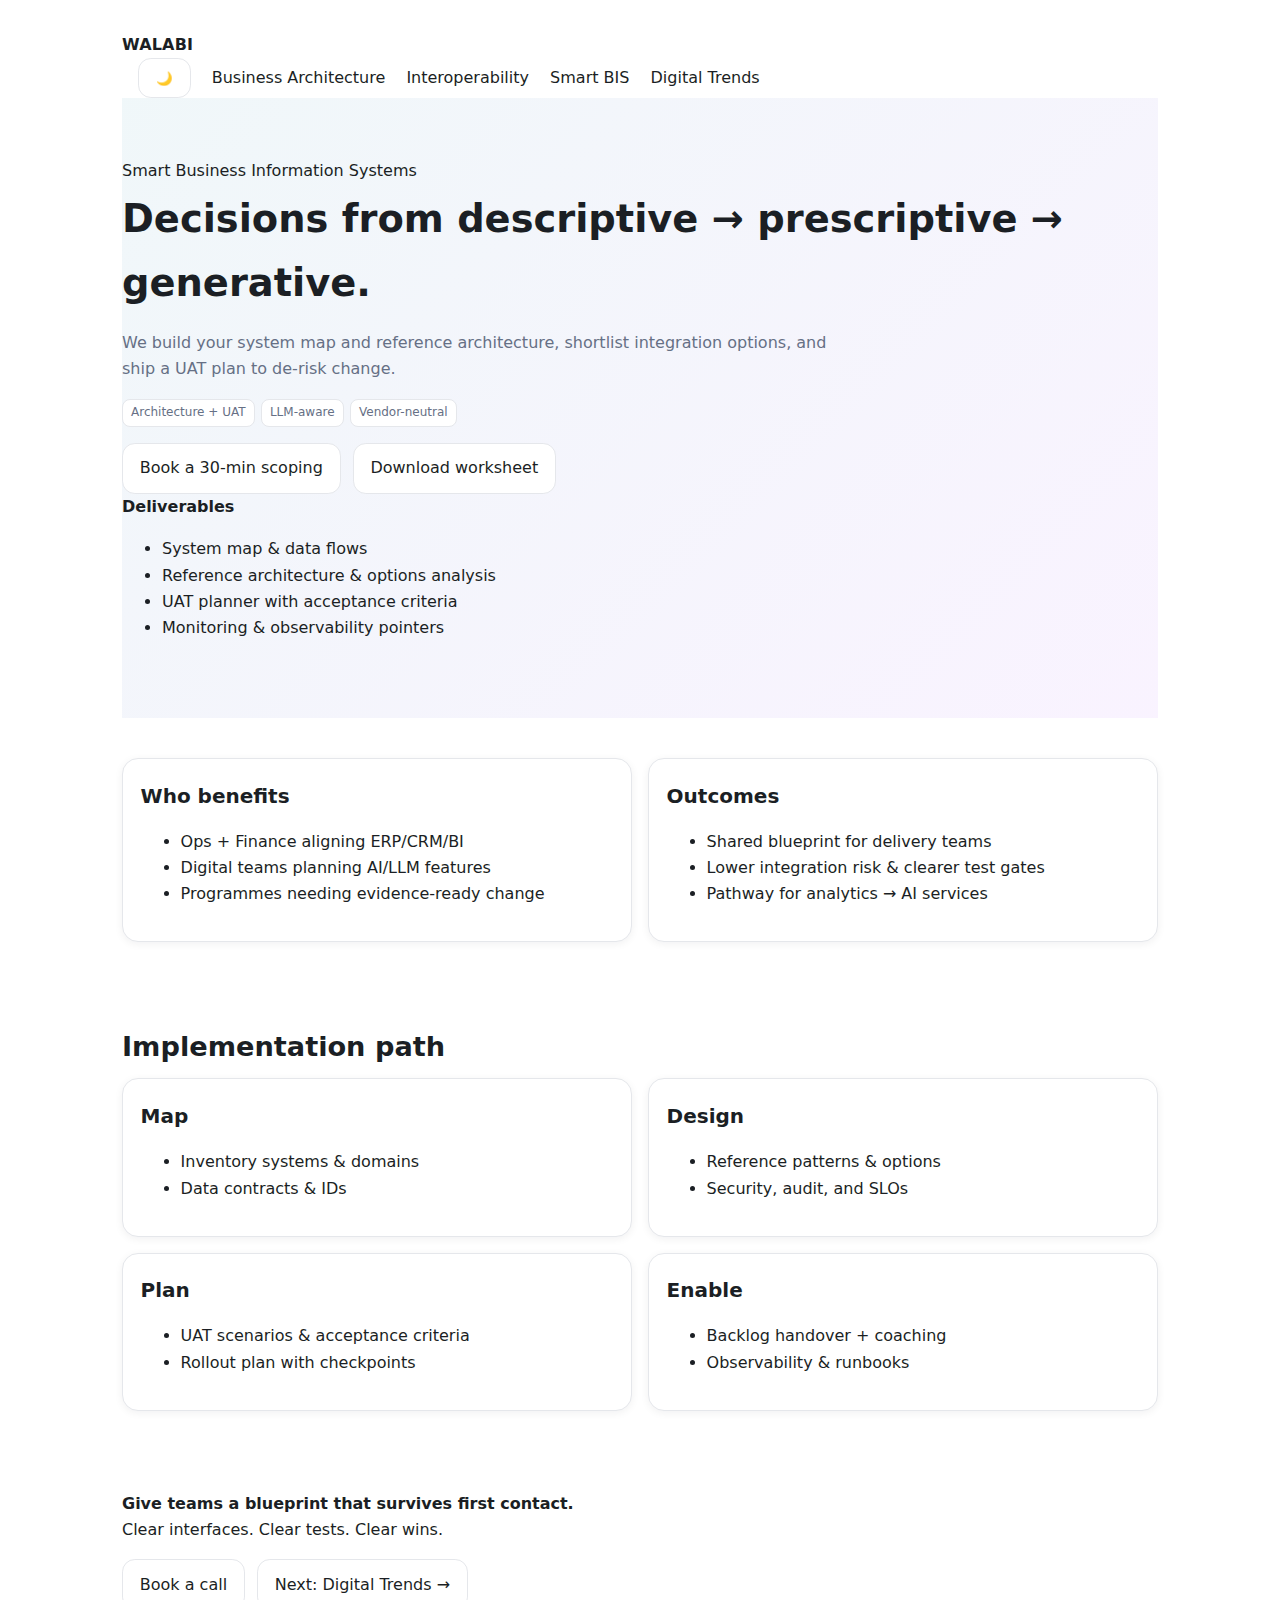
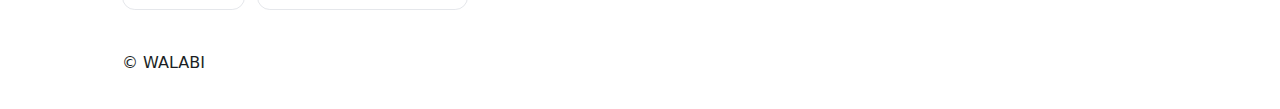
<file: services/smart-business-information-systems.html>
<!doctype html>
<html lang="en">
<head>
  <meta charset="utf-8"/>
  <title>Smart Business Information Systems | WALABI</title>
  <meta name="description" content="System map, reference architecture, integration options, and a UAT plan to move from descriptive to prescriptive—and generative—decisions."/>
  <meta name="viewport" content="width=device-width, initial-scale=1"/>
  <link rel="stylesheet" href="../assets/styles.css?v=2">
  <script type="application/ld+json">
  {"@context":"https://schema.org","@type":"Service","name":"Smart Business Information Systems","provider":{"@type":"Organization","name":"WALABI"},"serviceType":"Information Systems Architecture"}
  </script>
</head>
<body class="theme-purple">
  <div class="container">
    <header class="header">
      <div class="brand">WALABI</div>
      <nav class="nav">
        <button id="themeToggle" class="btn" type="button" aria-pressed="false" aria-label="Toggle dark mode">🌙</button>
        <a href="business-architecture.html">Business Architecture</a>
        <a href="interoperability-data-sharing.html">Interoperability</a>
        <a href="smart-business-information-systems.html">Smart BIS</a>
        <a href="digital-trends-exploration.html">Digital Trends</a>
      </nav>
    </header>

    <section class="hero">
      <div class="hero-card">
        <div class="kicker accent">Smart Business Information Systems</div>
        <h1>Decisions from descriptive → prescriptive → <span class="accent">generative</span>.</h1>
        <p class="lead">We build your system map and reference architecture, shortlist integration options, and ship a UAT plan to de-risk change.</p>
        <div class="badges">
          <span class="badge">Architecture + UAT</span><span class="badge">LLM-aware</span><span class="badge">Vendor-neutral</span>
        </div>
        <div class="cta-row">
          <a class="btn primary" href="https://cal.com/yourname/intro">Book a 30-min scoping</a>
          <a class="btn ghost" href="../assets/kits/Smart_BIS_Worksheet_Kit.zip">Download worksheet</a>
        </div>
      </div>
      <div class="hero-card">
        <strong>Deliverables</strong>
        <ul class="list">
          <li>System map & data flows</li>
          <li>Reference architecture & options analysis</li>
          <li>UAT planner with acceptance criteria</li>
          <li>Monitoring & observability pointers</li>
        </ul>
      </div>
    </section>

    <section class="section grid-2">
      <div class="card">
        <h3>Who benefits</h3>
        <ul class="list"><li>Ops + Finance aligning ERP/CRM/BI</li><li>Digital teams planning AI/LLM features</li><li>Programmes needing evidence-ready change</li></ul>
      </div>
      <div class="card">
        <h3>Outcomes</h3>
        <ul class="list"><li>Shared blueprint for delivery teams</li><li>Lower integration risk & clearer test gates</li><li>Pathway for analytics → AI services</li></ul>
      </div>
    </section>

    <section class="section">
      <h2>Implementation path</h2>
      <div class="grid-2">
        <div class="card"><h3>Map</h3><ul class="list"><li>Inventory systems & domains</li><li>Data contracts & IDs</li></ul></div>
        <div class="card"><h3>Design</h3><ul class="list"><li>Reference patterns & options</li><li>Security, audit, and SLOs</li></ul></div>
        <div class="card"><h3>Plan</h3><ul class="list"><li>UAT scenarios & acceptance criteria</li><li>Rollout plan with checkpoints</li></ul></div>
        <div class="card"><h3>Enable</h3><ul class="list"><li>Backlog handover + coaching</li><li>Observability & runbooks</li></ul></div>
      </div>
    </section>

    <section class="section cta-banner">
      <div>
        <strong>Give teams a blueprint that survives first contact.</strong><br/>
        <span class="small">Clear interfaces. Clear tests. Clear wins.</span>
      </div>
      <div class="cta-row">
        <a class="btn primary" href="https://cal.com/yourname/intro">Book a call</a>
        <a class="btn" href="/services/digital-trends-exploration.html">Next: Digital Trends →</a>
      </div>
    </section>

    <footer class="footer">© WALABI</footer>
  </div>
  <script>
    (function(){
      var storageKey = 'theme'; var btn = null;
      function prefersDark(){ return window.matchMedia && window.matchMedia('(prefers-color-scheme: dark)').matches; }
      function getSaved(){ return localStorage.getItem(storageKey); }
      function clearThemes(){ document.body.classList.remove('theme-dark','theme-light'); }
      function applyTheme(mode){
        clearThemes();
        var isDark = mode === 'dark' || (mode === null && prefersDark());
        document.body.classList.add(isDark ? 'theme-dark' : 'theme-light');
        if(btn){ btn.setAttribute('aria-pressed', String(isDark)); btn.textContent = isDark ? '☀️' : '🌙'; btn.title = isDark ? 'Switch to light mode' : 'Switch to dark mode'; }
      }
      function toggle(){ var isDark = document.body.classList.contains('theme-dark'); var next = isDark ? 'light' : 'dark'; localStorage.setItem(storageKey, next); applyTheme(next); }
      document.addEventListener('DOMContentLoaded', function(){ btn = document.getElementById('themeToggle'); if(btn){ btn.addEventListener('click', toggle); } applyTheme(getSaved()); });
      try{ var mq = window.matchMedia && window.matchMedia('(prefers-color-scheme: dark)'); if(mq){ if(mq.addEventListener){ mq.addEventListener('change', function(){ if(!getSaved()){ applyTheme(null); } }); } else if(mq.addListener){ mq.addListener(function(){ if(!getSaved()){ applyTheme(null); } }); } } }catch(e){}
    })();
  </script>
</body>
</html>
</file>
<file: assets/styles.css>
/* ---------- Core tokens ---------- */
:root{
  /* Palette */
  --green:#78A22F; --blue:#007C9E; --orange:#F58025;
  --yellow:#F8E71C; --red:#D0021B; --purple:#9013FE;
  --ink:#1b1f24; --muted:#667085; --bg:#ffffff; --card:#f6f7f9; --line:#e5e7eb;

  /* Accents can be swapped by body class */
  --accent: var(--blue);
  
  /* Modern additions */
  --font-sans: ui-sans-serif, system-ui, -apple-system, Segoe UI, Roboto, "Helvetica Neue", Arial, "Noto Sans", "Apple Color Emoji", "Segoe UI Emoji", "Segoe UI Symbol";
  --radius-sm:.5rem; --radius-md:.8rem; --radius-lg:1rem;
  --shadow-sm:0 2px 8px rgba(16,24,40,.06);
  --shadow-md:0 8px 24px rgba(16,24,40,.08);
  --tran-fast:.12s ease; --tran-med:.2s ease;
  --h1:2.4rem; --h2:1.7rem; --h3:1.25rem; --h4:1.08rem;
}
/* Accent variants */
body.accent-blue{ --accent: var(--blue); }
body.accent-green{ --accent: var(--green); }
body.accent-purple{ --accent: var(--purple); }
body.accent-orange{ --accent: var(--orange); }

/* ---------- Base ---------- */
*{box-sizing:border-box}
html,body{margin:0;padding:0}
body{
  font-family: var(--font-sans);
  color:var(--ink); background:var(--bg); line-height:1.65;
  text-rendering:optimizeLegibility; -webkit-font-smoothing:antialiased; -moz-osx-font-smoothing:grayscale;
}
a{color:var(--accent); text-decoration:none; text-underline-offset:2px}
a:hover{text-decoration:underline}
.container{max-width:1100px;margin:0 auto;padding:2rem}

/* ---------- Header ---------- */
.site-header{
  position:sticky; top:0; z-index:10; background:#fffcc;
  background:rgba(255,255,255,.85); border-bottom:1px solid var(--line);
  backdrop-filter:saturate(120%) blur(6px);
}
.header-inner{display:flex;align-items:center;justify-content:space-between}
.brand{font-weight:800;letter-spacing:.2px;color:var(--ink)}
.nav a{margin-left:1rem;color:var(--ink)}
.nav .btn{margin-left:1rem}

/* ---------- Buttons ---------- */
.btn{
  display:inline-flex; align-items:center; gap:.5rem;
  padding:.7rem 1.05rem; border-radius:var(--radius-md); border:1px solid var(--line);
  background:#fff; color:var(--ink); text-decoration:none;
  transition:transform var(--tran-fast), box-shadow var(--tran-med), border-color var(--tran-fast), background-color var(--tran-fast);
}
.btn:hover{transform:translateY(-1px); box-shadow:var(--shadow-sm)}
.btn:active{transform:translateY(0)}
.btn:focus-visible{outline:2px solid color-mix(in srgb, var(--accent) 60%, white); outline-offset:2px}
.btn-primary{
  background:var(--accent); color:#fff; border-color:var(--accent);
  box-shadow:var(--shadow-md), 0 0 0 1px rgba(0,0,0,.02) inset;
}
.btn-ghost{background:transparent}

/* ---------- Hero ---------- */
.hero{
  background:linear-gradient(135deg, rgba(0,124,158,.06), rgba(144,19,254,.05));
  padding:3.75rem 0;
}
.hero-inner{display:grid;grid-template-columns:1.3fr .7fr;gap:2rem;align-items:center}
.lead{max-width:720px;color:var(--muted)}
.cta-row{display:flex;gap:.75rem;margin-top:1rem}
.chips{display:flex;gap:.5rem;flex-wrap:wrap;margin:1rem 0 0;padding:0;list-style:none}
.chip{
  background:#fff;border:1px solid var(--line);border-radius:999px;
  padding:.35rem .7rem;font-size:.85rem;color:var(--muted);
  transition:background-color var(--tran-fast), border-color var(--tran-fast);
}
.chip:hover{background:#fff; border-color:color-mix(in srgb, var(--accent) 35%, var(--line))}

/* ---------- Stat card ---------- */
.stat-card{
  display:grid;grid-template-columns:repeat(3,1fr);gap:1rem;
  background:#fff;border:1px solid var(--line);border-radius:var(--radius-lg);padding:1rem;
  box-shadow:var(--shadow-md);
}
.stat{display:flex;flex-direction:column;align-items:flex-start}
.stat-number{font-size:1.6rem;font-weight:bold}
.stat-label{font-size:.9rem;color:var(--muted)}

/* ---------- Sections ---------- */
.section{padding:2.5rem 0}
.grid-2{display:grid;grid-template-columns:1fr 1fr;gap:1rem}
.panel{
  background:#fff;border:1px solid var(--line);border-radius:var(--radius-lg);padding:1rem 1.1rem;
}
.panel-title{display:flex;align-items:center;gap:.5rem;margin:0 0 .4rem}

/* ---------- Cards ---------- */
.cards{
  display:grid; grid-template-columns:repeat(auto-fit,minmax(250px,1fr));
  gap:1rem; margin-top:1rem;
}
.card{
  background:#fff;border:1px solid var(--line);border-radius:var(--radius-lg);padding:1.1rem;
  box-shadow:var(--shadow-sm);
  transition:transform var(--tran-fast), box-shadow var(--tran-med), border-color var(--tran-fast);
}
.card:hover{transform:translateY(-2px); box-shadow:var(--shadow-md)}
.card.link{display:flex;gap:.9rem;align-items:center}
.resources .card h4{margin:.1rem 0}
.icon-wrap{
  width:44px;height:44px;border-radius:.8rem;display:grid;place-items:center;
  background:var(--card); border:1px solid var(--line);
}
.icon{width:22px;height:22px;stroke:currentColor;fill:currentColor}
.icon.inline{width:18px;height:18px;vertical-align:-3px}

/* Icon color helpers */
.icon-wrap.green{color:var(--green); border-color:rgba(120,162,47,.25)}
.icon-wrap.blue{color:var(--blue); border-color:rgba(0,124,158,.25)}
.icon-wrap.orange{color:var(--orange); border-color:rgba(245,128,37,.25)}
.icon-wrap.yellow{color:#8b7b00; border-color:rgba(248,231,28,.35); background:linear-gradient(0deg,#fff9cc,#fff)}
.icon-wrap.purple{color:var(--purple); border-color:rgba(144,19,254,.25)}

/* Metadata & badges */
.meta{color:var(--muted);font-size:.92rem;padding-left:1rem}
.meta li{margin:.25rem 0}
.badges{display:flex;gap:.4rem;margin:.6rem 0 0}
.badge{
  font-size:.75rem;border-radius:.5rem;padding:.2rem .5rem;border:1px solid var(--line);
  color:var(--muted); background:#fff;
}
.badge.blue{border-color:rgba(0,124,158,.3);color:var(--blue)}
.badge.green{border-color:rgba(120,162,47,.3);color:var(--green)}
.badge.purple{border-color:rgba(144,19,254,.3);color:var(--purple)}
.badge.orange{border-color:rgba(245,128,37,.3);color:var(--orange)}

/* ---------- CTA band ---------- */
.cta-band{
  background:linear-gradient(135deg, rgba(120,162,47,.12), rgba(0,124,158,.12));
  border-top:1px solid var(--line);
}
.cta-band-inner{display:flex;align-items:center;justify-content:space-between;padding:1.6rem 0}

/* ---------- Footer ---------- */
.site-footer{border-top:1px solid var(--line); background:#fff}
.footer-inner{display:flex;align-items:center;justify-content:space-between}

/* ---------- Typography ---------- */
h1,h2,h3,h4{margin:.2rem 0 .5rem}
h1{font-size:var(--h1)}
h2{font-size:var(--h2)}
h3{font-size:var(--h3)}
h4{font-size:var(--h4)}
.muted{color:var(--muted)}

/* ---------- Small screens ---------- */
@media (max-width:900px){
  .hero-inner{grid-template-columns:1fr}
  .stat-card{grid-template-columns:repeat(3,1fr)}
}
@media (max-width:640px){
  .container{padding:1.25rem}
  .cta-row{flex-wrap:wrap}
  .grid-2{grid-template-columns:1fr}
  .stat-card{grid-template-columns:1fr 1fr}
}

/* ---------- Accessibility & motion ---------- */
@media (prefers-reduced-motion: reduce){
  *{animation-duration:.001ms !important; animation-iteration-count:1 !important; transition-duration:.001ms !important}
}

/* ---------- Force dark theme via class ---------- */
body.theme-dark{
  --ink:#e6e9ee; --muted:#98a2b3; --bg:#0b0f14; --card:#0f1520; --line:#1f2937;
  --shadow-sm:0 2px 8px rgba(0,0,0,.4);
  --shadow-md:0 12px 28px rgba(0,0,0,.55);
}
body.theme-dark .site-header{background:rgba(11,15,20,.7)}
body.theme-dark .btn{background:#0f1520}
body.theme-dark .btn-ghost{background:transparent}
body.theme-dark .chip{background:#0f1520}
body.theme-dark .card, body.theme-dark .panel, body.theme-dark .stat-card{background:#0f1520}
body.theme-dark .icon-wrap{background:#0b0f14}

/* ---------- Dark mode ---------- */
@media (prefers-color-scheme: dark){
  :root{
    --ink:#e6e9ee; --muted:#98a2b3; --bg:#0b0f14; --card:#0f1520; --line:#1f2937;
    --shadow-sm:0 2px 8px rgba(0,0,0,.4);
    --shadow-md:0 12px 28px rgba(0,0,0,.55);
  }
  .site-header{background:rgba(11,15,20,.7)}
  .btn{background:#0f1520}
  .btn-ghost{background:transparent}
  .chip{background:#0f1520}
  .card, .panel, .stat-card{background:#0f1520}
  .icon-wrap{background:#0b0f14}
}
</file>
